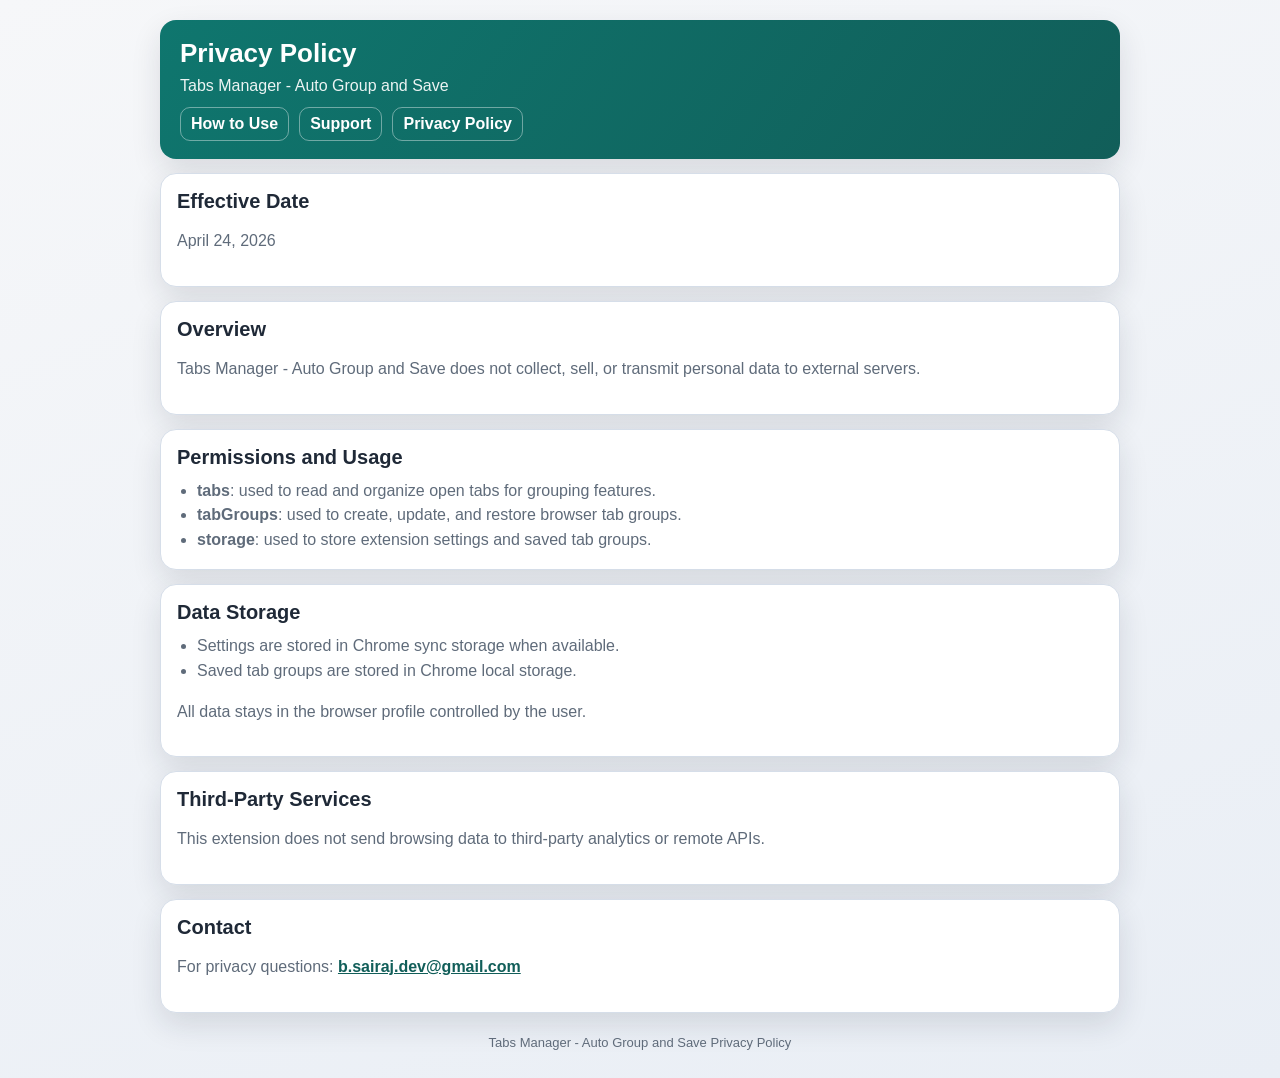
<file: privacy-policy.html>
<!DOCTYPE html>
<html lang="en">
<head>
  <meta charset="UTF-8" />
  <meta name="viewport" content="width=device-width, initial-scale=1" />
  <title>Tabs Manager - Auto Group and Save | Privacy Policy</title>
  <link rel="icon" type="image/svg+xml" href="assets/favicon.svg" />
  <link rel="stylesheet" href="styles.css" />
</head>
<body>
  <main class="page">
    <header class="hero">
      <h1>Privacy Policy</h1>
      <p>Tabs Manager - Auto Group and Save</p>
      <nav class="nav" aria-label="Site navigation">
        <a href="index.html">How to Use</a>
        <a href="support.html">Support</a>
        <a href="privacy-policy.html">Privacy Policy</a>
      </nav>
    </header>

    <section class="panel">
      <h2>Effective Date</h2>
      <p>April 24, 2026</p>
    </section>

    <section class="panel">
      <h2>Overview</h2>
      <p>Tabs Manager - Auto Group and Save does not collect, sell, or transmit personal data to external servers.</p>
    </section>

    <section class="panel">
      <h2>Permissions and Usage</h2>
      <ul>
        <li><strong>tabs</strong>: used to read and organize open tabs for grouping features.</li>
        <li><strong>tabGroups</strong>: used to create, update, and restore browser tab groups.</li>
        <li><strong>storage</strong>: used to store extension settings and saved tab groups.</li>
      </ul>
    </section>

    <section class="panel">
      <h2>Data Storage</h2>
      <ul>
        <li>Settings are stored in Chrome sync storage when available.</li>
        <li>Saved tab groups are stored in Chrome local storage.</li>
      </ul>
      <p>All data stays in the browser profile controlled by the user.</p>
    </section>

    <section class="panel">
      <h2>Third-Party Services</h2>
      <p>This extension does not send browsing data to third-party analytics or remote APIs.</p>
    </section>

    <section class="panel">
      <h2>Contact</h2>
      <p>For privacy questions: <a href="mailto:b.sairaj.dev@gmail.com">b.sairaj.dev@gmail.com</a></p>
    </section>

    <footer>
      Tabs Manager - Auto Group and Save Privacy Policy
    </footer>
  </main>
  <script 
  data-name="BMC-Widget" 
  data-cfasync="false" 
  src="https://cdnjs.buymeacoffee.com/1.0.0/widget.prod.min.js" 
  data-id="sairajbadam" 
  data-description="Support me on Buy me a coffee!" 
  data-message="" 
  data-color="#0f766e" 
  data-position="Right" 
  data-x_margin="18" 
  data-y_margin="18">
</script>

</body>
</html>
</file>
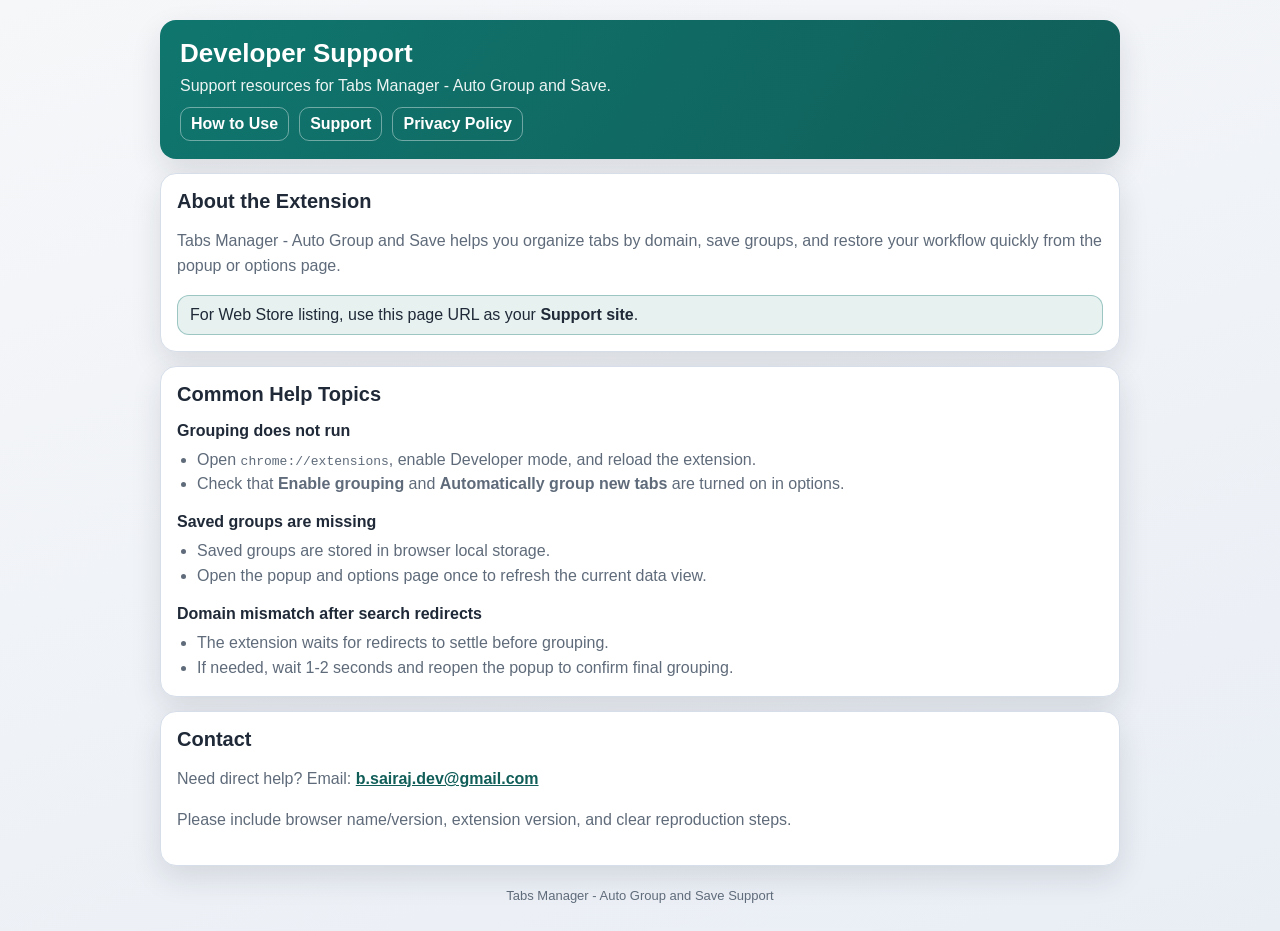
<file: support.html>
<!DOCTYPE html>
<html lang="en">
<head>
  <meta charset="UTF-8" />
  <meta name="viewport" content="width=device-width, initial-scale=1" />
  <title>Tabs Manager - Auto Group and Save | Support</title>
  <link rel="icon" type="image/svg+xml" href="assets/favicon.svg" />
  <link rel="stylesheet" href="styles.css" />
</head>
<body>
  <main class="page">
    <header class="hero">
      <h1>Developer Support</h1>
      <p>Support resources for Tabs Manager - Auto Group and Save.</p>
      <nav class="nav" aria-label="Site navigation">
        <a href="index.html">How to Use</a>
        <a href="support.html">Support</a>
        <a href="privacy-policy.html">Privacy Policy</a>
      </nav>
    </header>

    <section class="panel">
      <h2>About the Extension</h2>
      <p>Tabs Manager - Auto Group and Save helps you organize tabs by domain, save groups, and restore your workflow quickly from the popup or options page.</p>
      <div class="note">
        For Web Store listing, use this page URL as your <strong>Support site</strong>.
      </div>
    </section>

    <section class="panel">
      <h2>Common Help Topics</h2>
      <h3>Grouping does not run</h3>
      <ul>
        <li>Open <code>chrome://extensions</code>, enable Developer mode, and reload the extension.</li>
        <li>Check that <strong>Enable grouping</strong> and <strong>Automatically group new tabs</strong> are turned on in options.</li>
      </ul>

      <h3>Saved groups are missing</h3>
      <ul>
        <li>Saved groups are stored in browser local storage.</li>
        <li>Open the popup and options page once to refresh the current data view.</li>
      </ul>

      <h3>Domain mismatch after search redirects</h3>
      <ul>
        <li>The extension waits for redirects to settle before grouping.</li>
        <li>If needed, wait 1-2 seconds and reopen the popup to confirm final grouping.</li>
      </ul>
    </section>

    <section class="panel">
      <h2>Contact</h2>
      <p>Need direct help? Email: <a href="mailto:b.sairaj.dev@gmail.com">b.sairaj.dev@gmail.com</a></p>
      <p>Please include browser name/version, extension version, and clear reproduction steps.</p>
    </section>

    <footer>
      Tabs Manager - Auto Group and Save Support
    </footer>
  </main>
<script 
  data-name="BMC-Widget" 
  data-cfasync="false" 
  src="https://cdnjs.buymeacoffee.com/1.0.0/widget.prod.min.js" 
  data-id="sairajbadam" 
  data-description="Support me on Buy me a coffee!" 
  data-message="" 
  data-color="#0f766e" 
  data-position="Right" 
  data-x_margin="18" 
  data-y_margin="18">
</script>
</body>
</html>
</file>
<file: styles.css>
:root {
  --bg: #f4f6f9;
  --bg-top: #f6f7f9;
  --bg-bottom: #e9eef5;
  --ink: #1f2937;
  --muted: #5f6b7a;
  --panel: #ffffff;
  --border: #d6dee9;
  --accent: #0f766e;
  --accent-strong: #115e59;
  --accent-light: #e0f2f0;
  --new-tag: #0f766e;
  --new-bg: #d1fae5;
  --warn: #d97706;
  --warn-bg: #fef3c7;
  --shadow: 0 12px 30px rgba(21, 31, 52, 0.12);
  --radius: 16px;
}

@media (prefers-color-scheme: dark) {
  :root {
    --bg-top: #0f172a;
    --bg-bottom: #101b33;
    --bg: #1e2d45;
    --ink: #e5e7eb;
    --muted: #9aa7bb;
    --panel: #182033;
    --border: #2c3950;
    --accent: #1ca094;
    --accent-strong: #2dd4bf;
    --accent-light: #0d3d38;
    --new-bg: #064e3b;
    --new-tag: #6ee7b7;
    --warn-bg: #422006;
    --shadow: 0 12px 30px rgba(0, 0, 0, 0.4);
  }
}

* { box-sizing: border-box; }

.sr-only {
  position: absolute;
  width: 1px;
  height: 1px;
  padding: 0;
  margin: -1px;
  overflow: hidden;
  clip: rect(0, 0, 0, 0);
  white-space: nowrap;
  border: 0;
}

body {
  margin: 0;
  min-height: 100vh;
  color: var(--ink);
  font-family: "Trebuchet MS", "Segoe UI", sans-serif;
  background: linear-gradient(160deg, var(--bg-top), var(--bg-bottom));
  padding: 20px;
}

.page {
  width: min(960px, 100%);
  margin: 0 auto;
  display: grid;
  gap: 14px;
}

.page .hero {
  background: linear-gradient(125deg, var(--accent), var(--accent-strong));
  color: #fff;
  border-radius: var(--radius);
  padding: 18px 20px;
  box-shadow: var(--shadow);
}

.page .hero h1 {
  margin: 0;
  font-size: 26px;
}

.page .hero p {
  margin: 8px 0 0;
  color: rgba(255, 255, 255, 0.92);
}

.nav {
  margin-top: 12px;
  display: flex;
  flex-wrap: wrap;
  gap: 10px;
}

.nav a {
  text-decoration: none;
  color: #fff;
  border: 1px solid rgba(255, 255, 255, 0.4);
  border-radius: 10px;
  padding: 7px 10px;
  font-weight: 700;
}

.nav a:hover {
  background: rgba(255, 255, 255, 0.14);
}

.panel {
  background: var(--panel);
  border: 1px solid var(--border);
  border-radius: var(--radius);
  padding: 16px;
  box-shadow: var(--shadow);
}

.panel h2 {
  margin: 0 0 10px;
  font-size: 20px;
}

.panel h3 {
  margin: 16px 0 8px;
  font-size: 16px;
}

.panel p, .panel li {
  color: var(--muted);
  line-height: 1.55;
}

.panel ul {
  margin: 0;
  padding-left: 20px;
}

.note {
  background: rgba(15, 118, 110, 0.1);
  border: 1px solid rgba(15, 118, 110, 0.35);
  border-radius: 12px;
  padding: 10px 12px;
}

a[href^="mailto:"] {
  color: var(--accent-strong);
  font-weight: 700;
}

a[href^="mailto:"]:hover {
  color: var(--accent);
}

footer {
  color: var(--muted);
  font-size: 13px;
  text-align: center;
  padding: 8px;
}

/* ════════════════════════════════════
   Index page — How to Use
   ════════════════════════════════════ */

/* Landing page hero — index.html only */
.page .hero.hero-landing {
  padding: 48px 24px 40px;
  text-align: center;
}
.page .hero.hero-landing h1 {
  font-size: 36px;
  font-weight: 800;
  margin-bottom: 8px;
}
.page .hero.hero-landing p {
  font-size: 17px;
  color: rgba(255, 255, 255, 0.88);
  max-width: 560px;
  margin: 0 auto;
}
.install-btn {
  display: inline-flex;
  align-items: center;
  gap: 10px;
  margin-top: 24px;
  padding: 13px 24px;
  background: #fff;
  color: #0f766e;
  font-size: 15px;
  font-weight: 800;
  border-radius: 50px;
  text-decoration: none;
  box-shadow: 0 4px 20px rgba(0,0,0,0.18);
  transition: transform 0.15s, box-shadow 0.15s;
}
.install-btn:hover {
  transform: translateY(-2px);
  box-shadow: 0 8px 28px rgba(0,0,0,0.22);
}
.install-btn img { width: 22px; height: 22px; }

/* ── Layout ── */
.content {
  background: var(--panel);
  border: 1px solid var(--border);
  border-radius: var(--radius);
  padding: 20px 24px;
  box-shadow: var(--shadow);
}
.toc h2 { font-size: 14px; text-transform: uppercase; letter-spacing: .08em; color: var(--muted); margin-bottom: 12px; }
.toc ol  { padding-left: 18px; display: grid; gap: 6px; }
.toc a   { color: var(--accent); text-decoration: none; font-size: 14px; font-weight: 600; }
.toc a:hover { text-decoration: underline; }

/* ── Layout ── */
.content {
  max-width: 860px;
  margin: 0 auto;
  padding: 0 24px;
  display: grid;
  gap: 36px;
}

/* ── Section card ── */
.section {
  background: var(--panel);
  border: 1px solid var(--border);
  border-radius: var(--radius);
  box-shadow: var(--shadow);
  overflow: hidden;
}
.section-header {
  padding: 20px 24px 16px;
  border-bottom: 1px solid var(--border);
  display: flex;
  align-items: center;
  gap: 12px;
}
.section-icon {
  width: 36px; height: 36px;
  border-radius: 10px;
  background: var(--accent-light);
  display: flex; align-items: center; justify-content: center;
  font-size: 18px;
  flex-shrink: 0;
}
.section-header h2 { font-size: 20px; font-weight: 700; }
.section-header .tag-new {
  font-size: 10px; font-weight: 800;
  background: var(--new-bg); color: var(--new-tag);
  border-radius: 20px; padding: 2px 8px;
  text-transform: uppercase; letter-spacing: .06em;
}
.section-body { padding: 24px; }

/* ── Steps ── */
.steps { display: grid; gap: 16px; margin-top: 4px; }
.step {
  display: flex;
  gap: 14px;
  align-items: flex-start;
}
.step-num {
  width: 26px; height: 26px;
  background: var(--accent);
  color: #fff;
  border-radius: 50%;
  font-size: 12px; font-weight: 800;
  display: flex; align-items: center; justify-content: center;
  flex-shrink: 0;
  margin-top: 2px;
}
.step-text strong { display: block; font-size: 15px; margin-bottom: 2px; }
.step-text p { font-size: 13px; color: var(--muted); }

/* ── Feature list ── */
.features { display: grid; gap: 10px; margin-top: 4px; }
.feature {
  display: flex;
  gap: 10px;
  padding: 12px 14px;
  background: var(--bg);
  border-radius: 10px;
  border: 1px solid var(--border);
}
.feature-icon { font-size: 16px; flex-shrink: 0; margin-top: 1px; }
.feature-body strong { font-size: 14px; display: flex; align-items: center; gap: 6px; }
.feature-body p { font-size: 13px; color: var(--muted); margin-top: 2px; }
.tag-new-inline {
  font-size: 9px; font-weight: 800;
  background: var(--new-bg); color: var(--new-tag);
  border-radius: 20px; padding: 1px 6px;
  text-transform: uppercase;
}

/* ── Mockup: Popup ── */
.mockup-popup {
  width: 300px;
  border-radius: 14px;
  border: 1px solid var(--border);
  overflow: hidden;
  box-shadow: 0 8px 32px rgba(0,0,0,0.12);
  font-size: 12px;
  margin: 20px auto 0;
}
.mp-header {
  background: linear-gradient(130deg, #0f766e, #065f56);
  color: #fff;
  padding: 12px 14px 10px;
}
.mp-header h3 { font-size: 15px; font-weight: 700; }
.mp-header p  { font-size: 11px; opacity: .8; margin-top: 2px; }
.mp-panel {
  background: var(--panel);
  border-bottom: 1px solid var(--border);
  padding: 10px 12px;
}
.mp-row {
  display: flex; align-items: center;
  justify-content: space-between;
  padding: 5px 0;
  font-size: 12px; font-weight: 600;
}
.mp-row + .mp-row { border-top: 1px solid var(--border); }
.mp-toggle {
  width: 32px; height: 18px;
  background: #0f766e;
  border-radius: 18px;
  position: relative;
}
.mp-toggle::after {
  content: "";
  position: absolute;
  width: 14px; height: 14px;
  background: #fff;
  border-radius: 50%;
  top: 2px; right: 2px;
}
.mp-toggle.off { background: #cbd5e1; }
.mp-toggle.off::after { right: auto; left: 2px; }
.mp-configure {
  display: flex; align-items: center; justify-content: space-between;
  border-top: 1px solid var(--border);
  padding: 8px 0 2px;
  margin-top: 4px;
}
.mp-configure span { font-size: 11px; color: var(--muted); }
.mp-configure button {
  font-size: 11px; font-weight: 700;
  background: var(--bg); color: var(--ink); border: 1px solid var(--border);
  border-radius: 8px; padding: 4px 8px; cursor: default;
}
.mp-group-list { display: grid; gap: 5px; }
.mp-group-item {
  display: flex; align-items: center; gap: 6px;
  background: linear-gradient(135deg, #39867f, #0d6b63);
  border-radius: 8px; padding: 6px 8px;
  color: #fff; font-weight: 700; font-size: 12px;
}
.swatch {
  width: 10px; height: 10px; border-radius: 50%; flex-shrink: 0;
}
.mp-group-item button {
  margin-left: auto; font-size: 10px; font-weight: 700;
  background: rgba(255,255,255,.22); color: #fff;
  border: 1px solid rgba(255,255,255,.3);
  border-radius: 6px; padding: 2px 6px; cursor: default;
}

/* ── Mockup: Options ── */
.mockup-options {
  border: 1px solid var(--border);
  border-radius: 12px;
  overflow: hidden;
  margin-top: 20px;
  font-size: 12px;
  box-shadow: 0 4px 18px rgba(0,0,0,.08);
}
.mo-hero {
  background: linear-gradient(130deg, #0f766e, #065f56);
  color: #fff;
  padding: 14px 16px;
}
.mo-hero h3 { font-size: 15px; font-weight: 700; }
.mo-panel {
  background: var(--panel);
  border-top: 1px solid var(--border);
  padding: 14px 16px;
}
.mo-panel h4 { font-size: 12px; font-weight: 700; color: var(--muted); text-transform: uppercase; letter-spacing: .06em; margin-bottom: 10px; }
.mo-row {
  display: flex; align-items: center;
  justify-content: space-between;
  padding: 6px 0;
  border-bottom: 1px solid var(--border);
  font-size: 12px;
}
.mo-row:last-child { border-bottom: none; }
.mo-row select {
  font-size: 11px; padding: 3px 6px;
  background: var(--panel); color: var(--ink);
  border: 1px solid var(--border); border-radius: 6px;
}

/* ── Mockup: Custom Rules ── */
.mockup-rules {
  border: 1px solid var(--border);
  border-radius: 12px;
  overflow: hidden;
  margin-top: 20px;
  font-size: 12px;
  box-shadow: 0 4px 18px rgba(0,0,0,.08);
}
.mr-header {
  background: linear-gradient(130deg, #0f766e, #065f56);
  color: #fff; padding: 12px 16px;
}
.mr-header h3 { font-size: 14px; font-weight: 700; }
.mr-body { background: var(--panel); padding: 14px 16px; }
.mr-rule {
  border: 1px solid var(--border);
  border-radius: 10px; padding: 10px 12px;
  margin-bottom: 10px;
}
.mr-rule-head {
  display: flex; align-items: center; gap: 8px;
  margin-bottom: 8px;
}
.mr-rule-name {
  flex: 1; font-weight: 700; font-size: 13px;
  background: transparent; border: none; color: var(--ink);
}
.mr-group {
  border: 1px solid var(--border);
  border-radius: 8px; padding: 8px 10px;
  margin-bottom: 6px; background: var(--bg);
}
.mr-group-meta {
  display: flex; align-items: center; gap: 6px; margin-bottom: 6px;
}
.chip {
  display: inline-flex; align-items: center; gap: 4px;
  background: var(--accent-light); border: 1px solid var(--accent);
  border-radius: 20px; padding: 2px 8px 2px 6px;
  font-size: 11px;
}
.chip .ct { font-size: 9px; font-weight: 800; color: var(--new-tag); text-transform: uppercase; }
.chip-and { font-size: 9px; font-weight: 700; color: var(--muted); text-transform: uppercase; padding: 0 2px; }
.mr-add-row {
  display: flex; gap: 6px; margin-top: 6px; align-items: center;
}
.mr-add-row select, .mr-add-row input {
  font-size: 11px; padding: 3px 6px;
  background: var(--panel); color: var(--ink);
  border: 1px solid var(--border); border-radius: 6px;
}
.mr-add-row input { flex: 1; }
.btn-plus {
  width: 22px; height: 22px;
  background: var(--accent-light); color: var(--new-tag);
  border: none; border-radius: 50%;
  font-size: 16px; font-weight: 700;
  display: flex; align-items: center; justify-content: center;
  cursor: default; line-height: 1;
}

/* ── Tip box ── */
.tip {
  display: flex; gap: 10px;
  background: var(--warn-bg);
  border: 1px solid #fcd34d;
  border-radius: 10px;
  padding: 12px 14px;
  margin-top: 16px;
  font-size: 13px;
}
.tip-icon { font-size: 16px; flex-shrink: 0; }

/* ── Table ── */
table { width: 100%; border-collapse: collapse; margin-top: 12px; font-size: 13px; }
th { text-align: left; padding: 8px 12px; background: var(--bg); font-size: 11px; text-transform: uppercase; letter-spacing: .05em; color: var(--muted); border-bottom: 1px solid var(--border); }
td { padding: 9px 12px; border-bottom: 1px solid var(--border); vertical-align: top; }
td:first-child { font-weight: 600; white-space: nowrap; }
tr:last-child td { border-bottom: none; }

/* ── Responsive ── */
@media (max-width: 600px) {
  .hero h1 { font-size: 26px; }
  .mockup-popup { width: 100%; }
}

/* ── Dark mode: residual overrides (no variable equivalent) ── */
@media (prefers-color-scheme: dark) {
  .mp-toggle.off { background: #374357; }
  .tip { border-color: #854d0e; }
}

.preferred-source {
  margin-top: 12px;
}

.preferred-source-link {
  display: inline-flex;
  align-items: center;
  margin-top: 10px;
  padding: 8px 16px;
  border: 1px solid #444;
  border-radius: 999px;
  color: #222;
  font-size: 13px;
  font-weight: 600;
  text-decoration: none;
}

.preferred-source-link:hover {
  background: #222;
  color: #fff;
}
</file>
